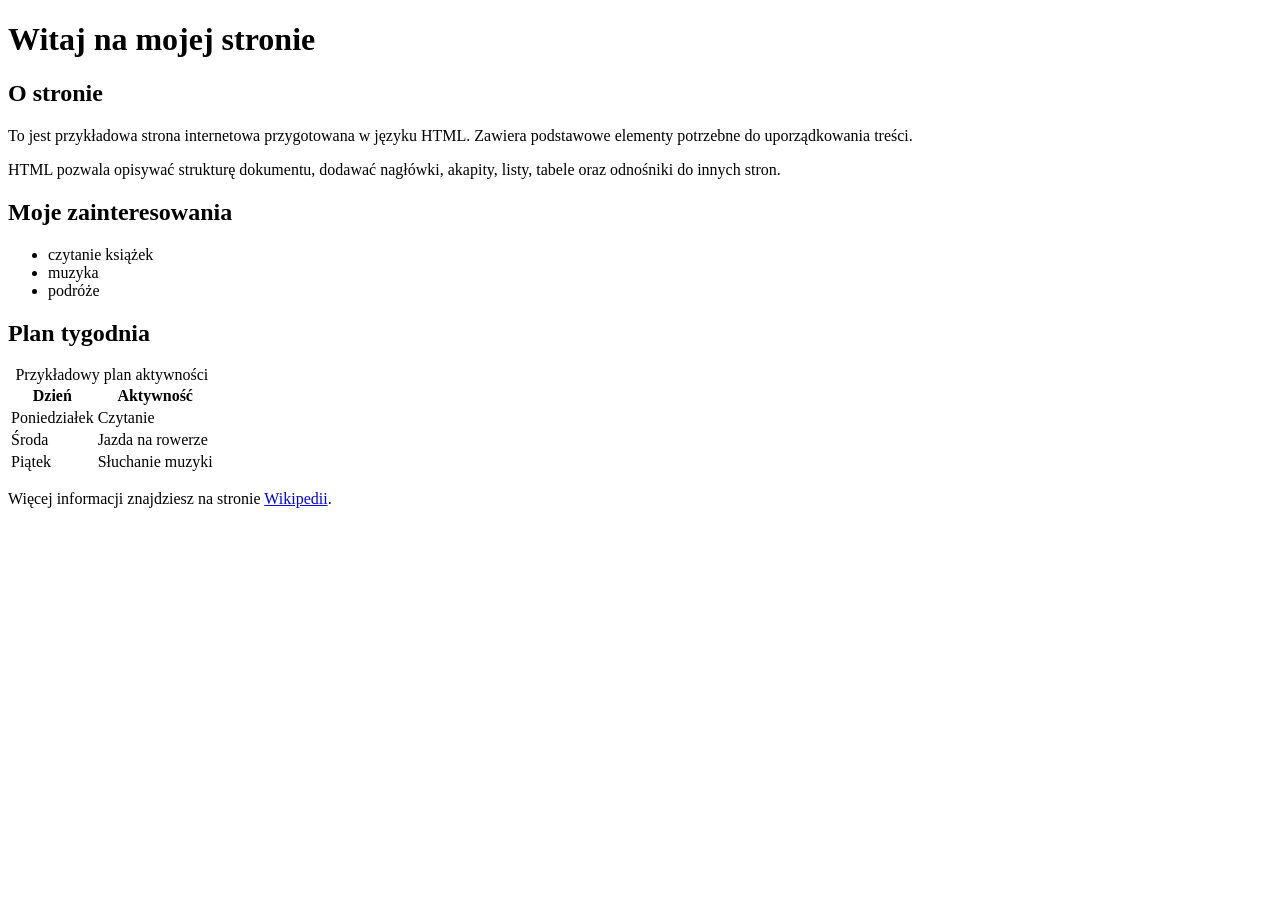
<file: 06_sol_www/01_sol/index.html>
<!DOCTYPE html>
<html lang="pl">
<head>
    <meta charset="UTF-8">
    <meta name="viewport" content="width=device-width, initial-scale=1.0">
    <title>Moja pierwsza strona</title>
</head>
<body>
    <header>
        <h1>Witaj na mojej stronie</h1>
    </header>

    <main>
        <section>
            <h2>O stronie</h2>
            <p>To jest przykładowa strona internetowa przygotowana w języku HTML. Zawiera podstawowe elementy potrzebne do uporządkowania treści.</p>
            <p>HTML pozwala opisywać strukturę dokumentu, dodawać nagłówki, akapity, listy, tabele oraz odnośniki do innych stron.</p>
        </section>

        <section>
            <h2>Moje zainteresowania</h2>
            <ul>
                <li>czytanie książek</li>
                <li>muzyka</li>
                <li>podróże</li>
            </ul>
        </section>

        <section>
            <h2>Plan tygodnia</h2>
            <table>
                <caption>Przykładowy plan aktywności</caption>
                <thead>
                    <tr>
                        <th scope="col">Dzień</th>
                        <th scope="col">Aktywność</th>
                    </tr>
                </thead>
                <tbody>
                    <tr>
                        <td>Poniedziałek</td>
                        <td>Czytanie</td>
                    </tr>
                    <tr>
                        <td>Środa</td>
                        <td>Jazda na rowerze</td>
                    </tr>
                    <tr>
                        <td>Piątek</td>
                        <td>Słuchanie muzyki</td>
                    </tr>
                </tbody>
            </table>
        </section>

        <p>Więcej informacji znajdziesz na stronie
            <a href="https://www.wikipedia.org/">Wikipedii</a>.
        </p>
    </main>
</body>
</html>
</file>
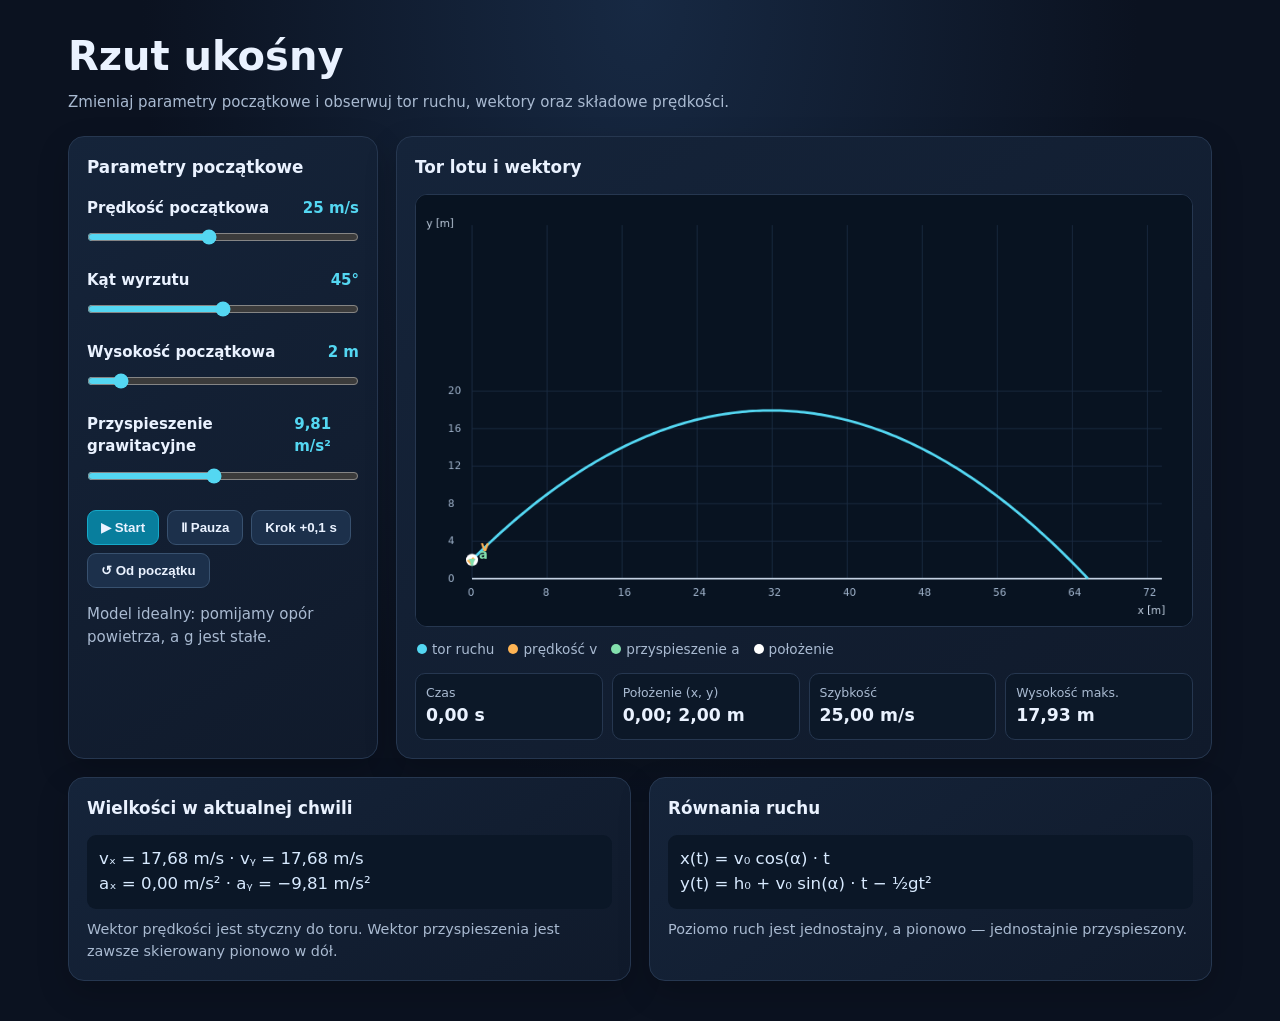
<file: 06_sol_www/03_sol/index.html>
<!DOCTYPE html>
<html lang="pl">
<head>
<meta charset="UTF-8">
<meta name="viewport" content="width=device-width, initial-scale=1">
<title>Rzut ukośny — interaktywna symulacja</title>
<style>
:root{color-scheme:dark;--bg:#0b1220;--panel:#121e31;--line:#263750;--text:#eaf2ff;--muted:#a9bad1;--cyan:#54d7f2;--orange:#ffb454;--green:#83e0ad}
*{box-sizing:border-box}body{margin:0;background:radial-gradient(ellipse at top,#172943 0,#0b1220 55%);color:var(--text);font:15px/1.5 system-ui,-apple-system,Segoe UI,sans-serif}
main{max-width:1180px;margin:auto;padding:26px 18px 40px}h1{font-size:clamp(1.7rem,4vw,2.5rem);margin:0 0 5px}h2{font-size:1.05rem;margin:0 0 14px}.intro{color:var(--muted);margin:0 0 22px}
.layout{display:grid;grid-template-columns:310px minmax(0,1fr);gap:18px}.panel{background:linear-gradient(145deg,#15243a,#101a2b);border:1px solid var(--line);border-radius:16px;padding:18px;box-shadow:0 12px 32px #0003}
.control{margin:17px 0}.control label{display:flex;justify-content:space-between;gap:10px;font-weight:600}.control output{color:var(--cyan);font-variant-numeric:tabular-nums}input[type=range]{width:100%;accent-color:var(--cyan);margin:10px 0 0;cursor:pointer}
small,.hint{color:var(--muted)}.buttons{display:flex;flex-wrap:wrap;gap:8px;margin-top:20px}.buttons button{border:1px solid #38516f;background:#1c304b;color:var(--text);padding:9px 13px;border-radius:9px;font-weight:650;cursor:pointer}.buttons button.primary{background:#087e9d;border-color:#16a9c9}.buttons button:hover{filter:brightness(1.18)}button:focus-visible,input:focus-visible{outline:2px solid var(--orange);outline-offset:3px}
.stage{min-width:0}.canvas-wrap{background:#081321;border:1px solid var(--line);border-radius:12px;overflow:hidden}canvas{display:block;width:100%;height:auto;touch-action:pan-y}.legend{display:flex;flex-wrap:wrap;gap:14px;color:var(--muted);font-size:.85rem;margin:12px 2px 0}.dot{display:inline-block;width:10px;height:10px;border-radius:50%;margin-right:5px}
.stats{display:grid;grid-template-columns:repeat(4,1fr);gap:9px;margin-top:14px}.stat{background:#0c1828;border:1px solid var(--line);border-radius:10px;padding:10px}.stat span{display:block;color:var(--muted);font-size:.78rem}.stat strong{font-size:1.08rem;font-variant-numeric:tabular-nums}
.bottom{display:grid;grid-template-columns:1fr 1fr;gap:18px;margin-top:18px}.formula{font-size:1.04rem;color:#d8eaff;background:#0b1727;border-radius:9px;padding:12px;overflow-wrap:anywhere}.note{color:var(--muted);font-size:.9rem;margin:10px 0 0}
@media(max-width:820px){.layout{grid-template-columns:1fr}.bottom{grid-template-columns:1fr}.stats{grid-template-columns:repeat(2,1fr)}}
</style>
</head>
<body>
<main>
  <h1>Rzut ukośny</h1>
  <p class="intro">Zmieniaj parametry początkowe i obserwuj tor ruchu, wektory oraz składowe prędkości.</p>
  <div class="layout">
    <section class="panel" aria-label="Parametry symulacji">
      <h2>Parametry początkowe</h2>
      <div class="control"><label for="speed">Prędkość początkowa <output id="speedVal">25 m/s</output></label><input id="speed" type="range" min="5" max="50" value="25" step="1"></div>
      <div class="control"><label for="angle">Kąt wyrzutu <output id="angleVal">45°</output></label><input id="angle" type="range" min="5" max="85" value="45" step="1"></div>
      <div class="control"><label for="height">Wysokość początkowa <output id="heightVal">2 m</output></label><input id="height" type="range" min="0" max="20" value="2" step="1"></div>
      <div class="control"><label for="gravity">Przyspieszenie grawitacyjne <output id="gravityVal">9,81 m/s²</output></label><input id="gravity" type="range" min="1" max="20" value="9.81" step=".01"></div>
      <div class="buttons">
        <button class="primary" id="play">▶ Start</button><button id="pause">Ⅱ Pauza</button><button id="step">Krok +0,1 s</button><button id="reset">↺ Od początku</button>
      </div>
      <p class="hint">Model idealny: pomijamy opór powietrza, a g jest stałe.</p>
    </section>
    <section class="panel stage">
      <h2>Tor lotu i wektory</h2>
      <div class="canvas-wrap"><canvas id="scene" width="900" height="500" role="img" aria-label="Animacja rzutu ukośnego z torem i wektorami prędkości oraz przyspieszenia"></canvas></div>
      <div class="legend">
        <span><i class="dot" style="background:#54d7f2"></i>tor ruchu</span>
        <span><i class="dot" style="background:#ffb454"></i>prędkość v</span>
        <span><i class="dot" style="background:#83e0ad"></i>przyspieszenie a</span>
        <span><i class="dot" style="background:#fff"></i>położenie</span>
      </div>
      <div class="stats">
        <div class="stat"><span>Czas</span><strong id="time">0,00 s</strong></div>
        <div class="stat"><span>Położenie (x, y)</span><strong id="position">0,00; 2,00 m</strong></div>
        <div class="stat"><span>Szybkość</span><strong id="velocity">25,00 m/s</strong></div>
        <div class="stat"><span>Wysokość maks.</span><strong id="maxHeight">17,93 m</strong></div>
      </div>
    </section>
  </div>
  <div class="bottom">
    <section class="panel"><h2>Wielkości w aktualnej chwili</h2>
      <div class="formula" id="components">vₓ = 17,68 m/s · vᵧ = 17,68 m/s<br>aₓ = 0,00 m/s² · aᵧ = −9,81 m/s²</div>
      <p class="note">Wektor prędkości jest styczny do toru. Wektor przyspieszenia jest zawsze skierowany pionowo w dół.</p>
    </section>
    <section class="panel"><h2>Równania ruchu</h2>
      <div class="formula">x(t) = v₀ cos(α) · t<br>y(t) = h₀ + v₀ sin(α) · t − ½gt²</div>
      <p class="note">Poziomo ruch jest jednostajny, a pionowo — jednostajnie przyspieszony.</p>
    </section>
  </div>
</main>
<script>
(()=>{
 const $=id=>document.getElementById(id), canvas=$('scene'),ctx=canvas.getContext('2d');
 const controls=['speed','angle','height','gravity'];let t=0,playing=false,last=0,raf=0;
 const fmt=(n,d=2)=>n.toFixed(d).replace('.',',');
 function params(){return {v:+$('speed').value,a:+$('angle').value*Math.PI/180,h:+$('height').value,g:+$('gravity').value}}
 function values(time,p=params()){
  const vx=p.v*Math.cos(p.a), vy=p.v*Math.sin(p.a), x=vx*time,y=p.h+vy*time-.5*p.g*time*time, vyNow=vy-p.g*time;
  return {vx,vy:vyNow,x,y,speed:Math.hypot(vx,vyNow),ax:0,ay:-p.g};
 }
 function flight(p=params()){const vy=p.v*Math.sin(p.a);return (vy+Math.sqrt(vy*vy+2*p.g*p.h))/p.g}
 function updateLabels(){
  $('speedVal').textContent=$('speed').value+' m/s';$('angleVal').textContent=$('angle').value+'°';$('heightVal').textContent=$('height').value+' m';$('gravityVal').textContent=fmt(+$('gravity').value,2)+' m/s²';
  const p=params(),vy=p.v*Math.sin(p.a),tm=flight(p),hmax=p.h+vy*vy/(2*p.g);
  $('maxHeight').textContent=fmt(hmax)+' m';t=Math.min(t,tm);draw();
 }
 function arrow(x1,y1,x2,y2,color,label){
  const dx=x2-x1,dy=y2-y1,ang=Math.atan2(dy,dx),head=9;
  ctx.strokeStyle=color;ctx.fillStyle=color;ctx.lineWidth=3;ctx.beginPath();ctx.moveTo(x1,y1);ctx.lineTo(x2,y2);ctx.stroke();
  ctx.beginPath();ctx.moveTo(x2,y2);ctx.lineTo(x2-head*Math.cos(ang-.45),y2-head*Math.sin(ang-.45));ctx.lineTo(x2-head*Math.cos(ang+.45),y2-head*Math.sin(ang+.45));ctx.closePath();ctx.fill();
  ctx.font='bold 15px system-ui';ctx.fillText(label,x2+8,y2-8);
 }
 function draw(){
  const p=params(),end=flight(p),cur=values(t,p),W=canvas.width,H=canvas.height,pad={l:65,r:35,t:35,b:55};
  const maxX=Math.max(10,p.v*Math.cos(p.a)*end*1.12),maxY=Math.max(10,p.h+p.v*p.v*Math.sin(p.a)**2/(2*p.g)*1.22);
  const sx=(W-pad.l-pad.r)/maxX,sy=(H-pad.t-pad.b)/maxY,scale=Math.min(sx,sy);
  const X=x=>pad.l+x*scale,Y=y=>H-pad.b-y*scale;
  ctx.clearRect(0,0,W,H);ctx.fillStyle='#081321';ctx.fillRect(0,0,W,H);
  ctx.strokeStyle='#1b2c42';ctx.lineWidth=1;ctx.fillStyle='#9fb2ca';ctx.font='12px system-ui';
  const stepX=Math.max(2,Math.ceil(maxX/10/2)*2),stepY=Math.max(2,Math.ceil(maxY/8/2)*2);
  for(let x=0;x<=maxX;x+=stepX){ctx.beginPath();ctx.moveTo(X(x),pad.t);ctx.lineTo(X(x),H-pad.b);ctx.stroke();ctx.fillText(x.toFixed(0),X(x)-5,H-pad.b+20)}
  for(let y=0;y<=maxY;y+=stepY){ctx.beginPath();ctx.moveTo(pad.l,Y(y));ctx.lineTo(W-pad.r,Y(y));ctx.stroke();ctx.fillText(y.toFixed(0),pad.l-28,Y(y)+4)}
  ctx.strokeStyle='#c3d1e2';ctx.lineWidth=2;ctx.beginPath();ctx.moveTo(pad.l,Y(0));ctx.lineTo(W-pad.r,Y(0));ctx.stroke();
  ctx.fillStyle='#c3d1e2';ctx.fillText('x [m]',W-pad.r-28,H-14);ctx.fillText('y [m]',12,pad.t+2);
  // pełny tor
  ctx.strokeStyle='#54d7f2';ctx.lineWidth=3;ctx.beginPath();
  const n=180;for(let i=0;i<=n;i++){const ti=end*i/n,v=values(ti,p),px=X(v.x),py=Y(Math.max(0,v.y));if(i===0)ctx.moveTo(px,py);else ctx.lineTo(px,py)}ctx.stroke();
  // ślad przebytej drogi
  ctx.strokeStyle='#d9f8ff';ctx.globalAlpha=.55;ctx.lineWidth=2;ctx.beginPath();
  for(let i=0;i<=80;i++){const ti=Math.min(t,end)*i/80,v=values(ti,p);if(i===0)ctx.moveTo(X(v.x),Y(Math.max(0,v.y)));else ctx.lineTo(X(v.x),Y(Math.max(0,v.y)))}ctx.stroke();ctx.globalAlpha=1;
  const px=X(cur.x),py=Y(Math.max(0,cur.y));ctx.fillStyle='#fff';ctx.beginPath();ctx.arc(px,py,7,0,Math.PI*2);ctx.fill();
  // wektory przeskalowane dla czytelności, kierunki zachowane
  const vScale=.12, aScale=.7;
  arrow(px,py,px+cur.vx*vScale,py-cur.vy*vScale,'#ffb454','v');
  arrow(px,py,px+cur.ax*aScale,py-cur.ay*aScale,'#83e0ad','a');
  $('time').textContent=fmt(t)+' s';$('position').textContent=fmt(cur.x)+'; '+fmt(Math.max(0,cur.y))+' m';$('velocity').textContent=fmt(cur.speed)+' m/s';
  $('components').innerHTML='vₓ = '+fmt(cur.vx)+' m/s · vᵧ = '+fmt(cur.vy)+' m/s<br>aₓ = 0,00 m/s² · aᵧ = −'+fmt(p.g)+' m/s²';
  $('play').textContent=playing?'▶ Wznów':'▶ Start';
 }
 function tick(now){if(!playing)return;if(!last)last=now;const dt=Math.min((now-last)/1000,.05);last=now;t+=dt;const end=flight();if(t>=end){t=end;playing=false;last=0}draw();if(playing)raf=requestAnimationFrame(tick)}
 function play(){if(t>=flight())t=0;if(!playing){playing=true;last=0;draw();raf=requestAnimationFrame(tick)}}
 $('play').addEventListener('click',play);$('pause').addEventListener('click',()=>{playing=false;last=0;cancelAnimationFrame(raf);draw()});
 $('step').addEventListener('click',()=>{playing=false;last=0;cancelAnimationFrame(raf);t=Math.min(flight(),t+.1);draw()});
 $('reset').addEventListener('click',()=>{playing=false;last=0;cancelAnimationFrame(raf);t=0;draw()});
 controls.forEach(id=>$(id).addEventListener('input',()=>{playing=false;last=0;cancelAnimationFrame(raf);updateLabels()}));
 updateLabels();
})();
</script>
</body>
</html>
</file>
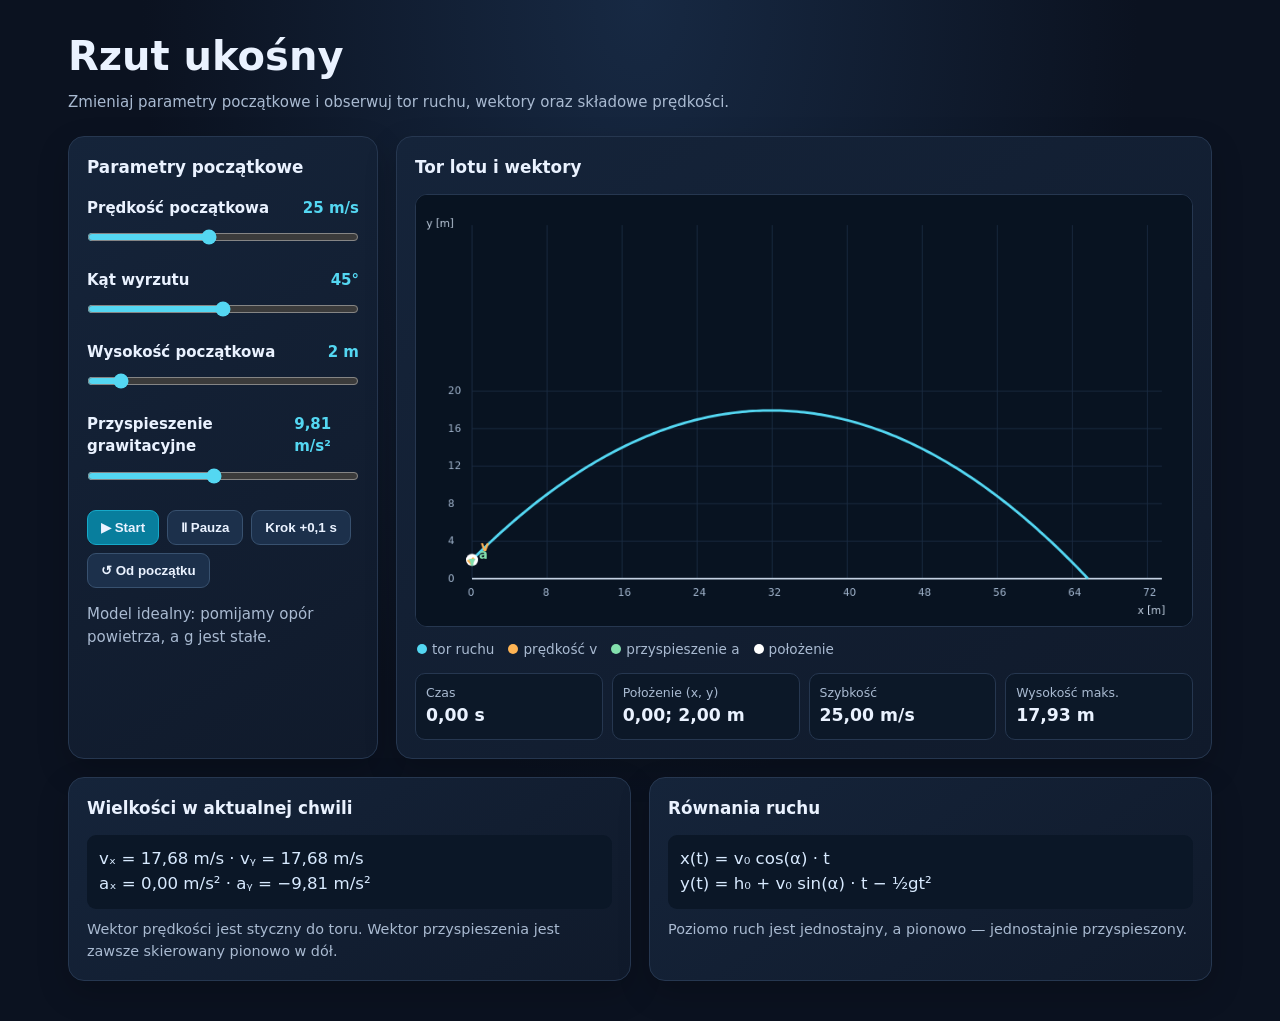
<file: 06_sol_www/03_sol/index(3).html>
<!DOCTYPE html>
<html lang="pl">
<head>
<meta charset="UTF-8">
<meta name="viewport" content="width=device-width, initial-scale=1">
<title>Rzut ukośny — interaktywna symulacja</title>
<style>
:root{color-scheme:dark;--bg:#0b1220;--panel:#121e31;--line:#263750;--text:#eaf2ff;--muted:#a9bad1;--cyan:#54d7f2;--orange:#ffb454;--green:#83e0ad}
*{box-sizing:border-box}body{margin:0;background:radial-gradient(ellipse at top,#172943 0,#0b1220 55%);color:var(--text);font:15px/1.5 system-ui,-apple-system,Segoe UI,sans-serif}
main{max-width:1180px;margin:auto;padding:26px 18px 40px}h1{font-size:clamp(1.7rem,4vw,2.5rem);margin:0 0 5px}h2{font-size:1.05rem;margin:0 0 14px}.intro{color:var(--muted);margin:0 0 22px}
.layout{display:grid;grid-template-columns:310px minmax(0,1fr);gap:18px}.panel{background:linear-gradient(145deg,#15243a,#101a2b);border:1px solid var(--line);border-radius:16px;padding:18px;box-shadow:0 12px 32px #0003}
.control{margin:17px 0}.control label{display:flex;justify-content:space-between;gap:10px;font-weight:600}.control output{color:var(--cyan);font-variant-numeric:tabular-nums}input[type=range]{width:100%;accent-color:var(--cyan);margin:10px 0 0;cursor:pointer}
small,.hint{color:var(--muted)}.buttons{display:flex;flex-wrap:wrap;gap:8px;margin-top:20px}.buttons button{border:1px solid #38516f;background:#1c304b;color:var(--text);padding:9px 13px;border-radius:9px;font-weight:650;cursor:pointer}.buttons button.primary{background:#087e9d;border-color:#16a9c9}.buttons button:hover{filter:brightness(1.18)}button:focus-visible,input:focus-visible{outline:2px solid var(--orange);outline-offset:3px}
.stage{min-width:0}.canvas-wrap{background:#081321;border:1px solid var(--line);border-radius:12px;overflow:hidden}canvas{display:block;width:100%;height:auto;touch-action:pan-y}.legend{display:flex;flex-wrap:wrap;gap:14px;color:var(--muted);font-size:.85rem;margin:12px 2px 0}.dot{display:inline-block;width:10px;height:10px;border-radius:50%;margin-right:5px}
.stats{display:grid;grid-template-columns:repeat(4,1fr);gap:9px;margin-top:14px}.stat{background:#0c1828;border:1px solid var(--line);border-radius:10px;padding:10px}.stat span{display:block;color:var(--muted);font-size:.78rem}.stat strong{font-size:1.08rem;font-variant-numeric:tabular-nums}
.bottom{display:grid;grid-template-columns:1fr 1fr;gap:18px;margin-top:18px}.formula{font-size:1.04rem;color:#d8eaff;background:#0b1727;border-radius:9px;padding:12px;overflow-wrap:anywhere}.note{color:var(--muted);font-size:.9rem;margin:10px 0 0}
@media(max-width:820px){.layout{grid-template-columns:1fr}.bottom{grid-template-columns:1fr}.stats{grid-template-columns:repeat(2,1fr)}}
</style>
</head>
<body>
<main>
  <h1>Rzut ukośny</h1>
  <p class="intro">Zmieniaj parametry początkowe i obserwuj tor ruchu, wektory oraz składowe prędkości.</p>
  <div class="layout">
    <section class="panel" aria-label="Parametry symulacji">
      <h2>Parametry początkowe</h2>
      <div class="control"><label for="speed">Prędkość początkowa <output id="speedVal">25 m/s</output></label><input id="speed" type="range" min="5" max="50" value="25" step="1"></div>
      <div class="control"><label for="angle">Kąt wyrzutu <output id="angleVal">45°</output></label><input id="angle" type="range" min="5" max="85" value="45" step="1"></div>
      <div class="control"><label for="height">Wysokość początkowa <output id="heightVal">2 m</output></label><input id="height" type="range" min="0" max="20" value="2" step="1"></div>
      <div class="control"><label for="gravity">Przyspieszenie grawitacyjne <output id="gravityVal">9,81 m/s²</output></label><input id="gravity" type="range" min="1" max="20" value="9.81" step=".01"></div>
      <div class="buttons">
        <button class="primary" id="play">▶ Start</button><button id="pause">Ⅱ Pauza</button><button id="step">Krok +0,1 s</button><button id="reset">↺ Od początku</button>
      </div>
      <p class="hint">Model idealny: pomijamy opór powietrza, a g jest stałe.</p>
    </section>
    <section class="panel stage">
      <h2>Tor lotu i wektory</h2>
      <div class="canvas-wrap"><canvas id="scene" width="900" height="500" role="img" aria-label="Animacja rzutu ukośnego z torem i wektorami prędkości oraz przyspieszenia"></canvas></div>
      <div class="legend">
        <span><i class="dot" style="background:#54d7f2"></i>tor ruchu</span>
        <span><i class="dot" style="background:#ffb454"></i>prędkość v</span>
        <span><i class="dot" style="background:#83e0ad"></i>przyspieszenie a</span>
        <span><i class="dot" style="background:#fff"></i>położenie</span>
      </div>
      <div class="stats">
        <div class="stat"><span>Czas</span><strong id="time">0,00 s</strong></div>
        <div class="stat"><span>Położenie (x, y)</span><strong id="position">0,00; 2,00 m</strong></div>
        <div class="stat"><span>Szybkość</span><strong id="velocity">25,00 m/s</strong></div>
        <div class="stat"><span>Wysokość maks.</span><strong id="maxHeight">17,93 m</strong></div>
      </div>
    </section>
  </div>
  <div class="bottom">
    <section class="panel"><h2>Wielkości w aktualnej chwili</h2>
      <div class="formula" id="components">vₓ = 17,68 m/s · vᵧ = 17,68 m/s<br>aₓ = 0,00 m/s² · aᵧ = −9,81 m/s²</div>
      <p class="note">Wektor prędkości jest styczny do toru. Wektor przyspieszenia jest zawsze skierowany pionowo w dół.</p>
    </section>
    <section class="panel"><h2>Równania ruchu</h2>
      <div class="formula">x(t) = v₀ cos(α) · t<br>y(t) = h₀ + v₀ sin(α) · t − ½gt²</div>
      <p class="note">Poziomo ruch jest jednostajny, a pionowo — jednostajnie przyspieszony.</p>
    </section>
  </div>
</main>
<script>
(()=>{
 const $=id=>document.getElementById(id), canvas=$('scene'),ctx=canvas.getContext('2d');
 const controls=['speed','angle','height','gravity'];let t=0,playing=false,last=0,raf=0;
 const fmt=(n,d=2)=>n.toFixed(d).replace('.',',');
 function params(){return {v:+$('speed').value,a:+$('angle').value*Math.PI/180,h:+$('height').value,g:+$('gravity').value}}
 function values(time,p=params()){
  const vx=p.v*Math.cos(p.a), vy=p.v*Math.sin(p.a), x=vx*time,y=p.h+vy*time-.5*p.g*time*time, vyNow=vy-p.g*time;
  return {vx,vy:vyNow,x,y,speed:Math.hypot(vx,vyNow),ax:0,ay:-p.g};
 }
 function flight(p=params()){const vy=p.v*Math.sin(p.a);return (vy+Math.sqrt(vy*vy+2*p.g*p.h))/p.g}
 function updateLabels(){
  $('speedVal').textContent=$('speed').value+' m/s';$('angleVal').textContent=$('angle').value+'°';$('heightVal').textContent=$('height').value+' m';$('gravityVal').textContent=fmt(+$('gravity').value,2)+' m/s²';
  const p=params(),vy=p.v*Math.sin(p.a),tm=flight(p),hmax=p.h+vy*vy/(2*p.g);
  $('maxHeight').textContent=fmt(hmax)+' m';t=Math.min(t,tm);draw();
 }
 function arrow(x1,y1,x2,y2,color,label){
  const dx=x2-x1,dy=y2-y1,ang=Math.atan2(dy,dx),head=9;
  ctx.strokeStyle=color;ctx.fillStyle=color;ctx.lineWidth=3;ctx.beginPath();ctx.moveTo(x1,y1);ctx.lineTo(x2,y2);ctx.stroke();
  ctx.beginPath();ctx.moveTo(x2,y2);ctx.lineTo(x2-head*Math.cos(ang-.45),y2-head*Math.sin(ang-.45));ctx.lineTo(x2-head*Math.cos(ang+.45),y2-head*Math.sin(ang+.45));ctx.closePath();ctx.fill();
  ctx.font='bold 15px system-ui';ctx.fillText(label,x2+8,y2-8);
 }
 function draw(){
  const p=params(),end=flight(p),cur=values(t,p),W=canvas.width,H=canvas.height,pad={l:65,r:35,t:35,b:55};
  const maxX=Math.max(10,p.v*Math.cos(p.a)*end*1.12),maxY=Math.max(10,p.h+p.v*p.v*Math.sin(p.a)**2/(2*p.g)*1.22);
  const sx=(W-pad.l-pad.r)/maxX,sy=(H-pad.t-pad.b)/maxY,scale=Math.min(sx,sy);
  const X=x=>pad.l+x*scale,Y=y=>H-pad.b-y*scale;
  ctx.clearRect(0,0,W,H);ctx.fillStyle='#081321';ctx.fillRect(0,0,W,H);
  ctx.strokeStyle='#1b2c42';ctx.lineWidth=1;ctx.fillStyle='#9fb2ca';ctx.font='12px system-ui';
  const stepX=Math.max(2,Math.ceil(maxX/10/2)*2),stepY=Math.max(2,Math.ceil(maxY/8/2)*2);
  for(let x=0;x<=maxX;x+=stepX){ctx.beginPath();ctx.moveTo(X(x),pad.t);ctx.lineTo(X(x),H-pad.b);ctx.stroke();ctx.fillText(x.toFixed(0),X(x)-5,H-pad.b+20)}
  for(let y=0;y<=maxY;y+=stepY){ctx.beginPath();ctx.moveTo(pad.l,Y(y));ctx.lineTo(W-pad.r,Y(y));ctx.stroke();ctx.fillText(y.toFixed(0),pad.l-28,Y(y)+4)}
  ctx.strokeStyle='#c3d1e2';ctx.lineWidth=2;ctx.beginPath();ctx.moveTo(pad.l,Y(0));ctx.lineTo(W-pad.r,Y(0));ctx.stroke();
  ctx.fillStyle='#c3d1e2';ctx.fillText('x [m]',W-pad.r-28,H-14);ctx.fillText('y [m]',12,pad.t+2);
  // pełny tor
  ctx.strokeStyle='#54d7f2';ctx.lineWidth=3;ctx.beginPath();
  const n=180;for(let i=0;i<=n;i++){const ti=end*i/n,v=values(ti,p),px=X(v.x),py=Y(Math.max(0,v.y));if(i===0)ctx.moveTo(px,py);else ctx.lineTo(px,py)}ctx.stroke();
  // ślad przebytej drogi
  ctx.strokeStyle='#d9f8ff';ctx.globalAlpha=.55;ctx.lineWidth=2;ctx.beginPath();
  for(let i=0;i<=80;i++){const ti=Math.min(t,end)*i/80,v=values(ti,p);if(i===0)ctx.moveTo(X(v.x),Y(Math.max(0,v.y)));else ctx.lineTo(X(v.x),Y(Math.max(0,v.y)))}ctx.stroke();ctx.globalAlpha=1;
  const px=X(cur.x),py=Y(Math.max(0,cur.y));ctx.fillStyle='#fff';ctx.beginPath();ctx.arc(px,py,7,0,Math.PI*2);ctx.fill();
  // wektory przeskalowane dla czytelności, kierunki zachowane
  const vScale=.12, aScale=.7;
  arrow(px,py,px+cur.vx*vScale,py-cur.vy*vScale,'#ffb454','v');
  arrow(px,py,px+cur.ax*aScale,py-cur.ay*aScale,'#83e0ad','a');
  $('time').textContent=fmt(t)+' s';$('position').textContent=fmt(cur.x)+'; '+fmt(Math.max(0,cur.y))+' m';$('velocity').textContent=fmt(cur.speed)+' m/s';
  $('components').innerHTML='vₓ = '+fmt(cur.vx)+' m/s · vᵧ = '+fmt(cur.vy)+' m/s<br>aₓ = 0,00 m/s² · aᵧ = −'+fmt(p.g)+' m/s²';
  $('play').textContent=playing?'▶ Wznów':'▶ Start';
 }
 function tick(now){if(!playing)return;if(!last)last=now;const dt=Math.min((now-last)/1000,.05);last=now;t+=dt;const end=flight();if(t>=end){t=end;playing=false;last=0}draw();if(playing)raf=requestAnimationFrame(tick)}
 function play(){if(t>=flight())t=0;if(!playing){playing=true;last=0;draw();raf=requestAnimationFrame(tick)}}
 $('play').addEventListener('click',play);$('pause').addEventListener('click',()=>{playing=false;last=0;cancelAnimationFrame(raf);draw()});
 $('step').addEventListener('click',()=>{playing=false;last=0;cancelAnimationFrame(raf);t=Math.min(flight(),t+.1);draw()});
 $('reset').addEventListener('click',()=>{playing=false;last=0;cancelAnimationFrame(raf);t=0;draw()});
 controls.forEach(id=>$(id).addEventListener('input',()=>{playing=false;last=0;cancelAnimationFrame(raf);updateLabels()}));
 updateLabels();
})();
</script>
</body>
</html>
</file>
